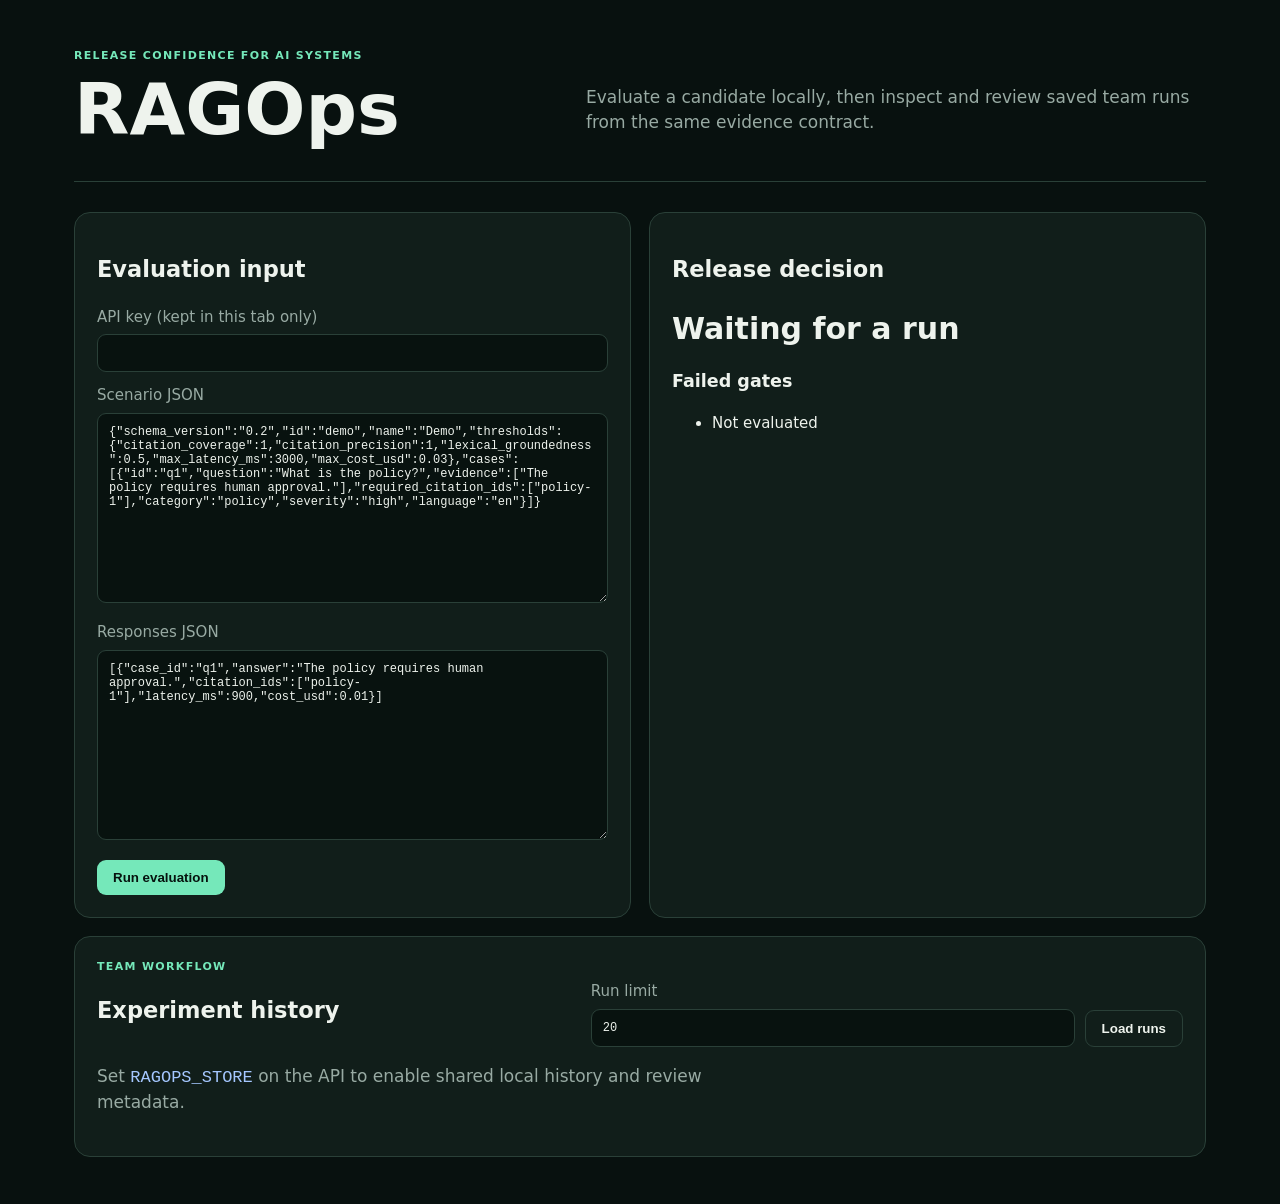
<file: apps/web/index.html>
<!doctype html>
<html lang="en">
<head>
  <meta charset="utf-8">
  <meta name="viewport" content="width=device-width,initial-scale=1">
  <title>RAGOps Workbench</title>
  <style>
    :root{color-scheme:dark;--bg:#08110f;--ink:#eef3ed;--muted:#98aaa3;--panel:#111e1a;--line:#2a4038;--mint:#75e8ba;--red:#ff8580;--sans:system-ui,-apple-system,BlinkMacSystemFont,"Segoe UI",sans-serif;--mono:ui-monospace,"SFMono-Regular",Menlo,Monaco,Consolas,monospace}*{box-sizing:border-box}body{margin:0;background:var(--bg);color:var(--ink);font:15px/1.5 var(--sans)}main{max-width:1180px;margin:auto;padding:48px 24px}header{display:flex;justify-content:space-between;gap:24px;align-items:end;border-bottom:1px solid var(--line);padding-bottom:28px}.eyebrow{color:var(--mint);font-weight:800;letter-spacing:.12em;text-transform:uppercase;font-size:11px}h1{font-size:clamp(40px,6vw,72px);line-height:1;margin:8px 0}.lede{max-width:620px;color:var(--muted);font-size:17px}.grid{display:grid;grid-template-columns:1fr 1fr;gap:18px;margin-top:30px}.panel{background:var(--panel);border:1px solid var(--line);border-radius:16px;padding:22px}.wide{grid-column:1/-1}label{display:block;margin:12px 0 6px;color:var(--muted)}textarea,input{width:100%;background:#08120f;color:var(--ink);border:1px solid var(--line);border-radius:9px;padding:11px;font:12px var(--mono)}textarea{min-height:190px}button{margin-top:14px;background:var(--mint);border:0;border-radius:9px;padding:10px 16px;font-weight:800;color:#06120e;cursor:pointer}.secondary{background:transparent;color:var(--ink);border:1px solid var(--line)}.toolbar{display:flex;gap:10px;align-items:end}.toolbar>div{flex:1}.status{font-size:30px;font-weight:900}.pass{color:var(--mint)}.fail{color:var(--red)}.metric,.run{display:grid;grid-template-columns:1.5fr repeat(3,1fr);gap:10px;padding:10px 0;border-bottom:1px solid var(--line)}.metric strong{text-align:right}.runs{margin-top:18px}.run{grid-template-columns:1.5fr 1fr 1fr 1fr;color:var(--muted)}.run b{color:var(--ink)}.badge{width:max-content;border-radius:99px;padding:2px 8px;background:#20342d;font-size:11px}.error{color:var(--red)}code{color:#a5c7ff}@media(max-width:760px){.grid{grid-template-columns:1fr}.wide{grid-column:auto}header{display:block}.toolbar{display:grid}.metric{grid-template-columns:1.5fr 1fr}.run{grid-template-columns:1fr 1fr}}
  </style>
</head>
<body><main>
  <header><div><div class="eyebrow">Release confidence for AI systems</div><h1>RAGOps</h1></div><p class="lede">Evaluate a candidate locally, then inspect and review saved team runs from the same evidence contract.</p></header>
  <div class="grid">
    <section class="panel"><h2>Evaluation input</h2><label for="api-key">API key <span class="text-note">(kept in this tab only)</span></label><input id="api-key" type="password" autocomplete="off"><label for="scenario">Scenario JSON</label><textarea id="scenario"></textarea><label for="responses">Responses JSON</label><textarea id="responses"></textarea><button id="run">Run evaluation</button></section>
    <section class="panel"><h2>Release decision</h2><div id="status" class="status" aria-live="polite">Waiting for a run</div><p id="evaluation-error" class="error" role="alert" hidden></p><div id="metrics"></div><h3>Failed gates</h3><ul id="gates"><li>Not evaluated</li></ul></section>
    <section class="panel wide"><div class="toolbar"><div><div class="eyebrow">Team workflow</div><h2>Experiment history</h2></div><div><label for="limit">Run limit</label><input id="limit" type="number" min="1" max="100" value="20"></div><button id="load" class="secondary">Load runs</button></div><p id="history-message" class="lede">Set <code>RAGOPS_STORE</code> on the API to enable shared local history and review metadata.</p><div class="runs" id="runs"></div></section>
  </div>
</main>
<script>
const scenario=document.querySelector('#scenario'),responses=document.querySelector('#responses'),apiKey=document.querySelector('#api-key');
scenario.value='{"schema_version":"0.2","id":"demo","name":"Demo","thresholds":{"citation_coverage":1,"citation_precision":1,"lexical_groundedness":0.5,"max_latency_ms":3000,"max_cost_usd":0.03},"cases":[{"id":"q1","question":"What is the policy?","evidence":["The policy requires human approval."],"required_citation_ids":["policy-1"],"category":"policy","severity":"high","language":"en"}]}';
responses.value='[{"case_id":"q1","answer":"The policy requires human approval.","citation_ids":["policy-1"],"latency_ms":900,"cost_usd":0.01}]';
const authHeaders=()=>apiKey.value?{'x-api-key':apiKey.value}:{};
document.querySelector('#run').onclick=async()=>{const status=document.querySelector('#status'),metrics=document.querySelector('#metrics'),gates=document.querySelector('#gates'),errorMessage=document.querySelector('#evaluation-error');errorMessage.hidden=true;try{const response=await fetch('/v1/evaluate',{method:'POST',headers:{'content-type':'application/json',...authHeaders()},body:JSON.stringify({scenario:JSON.parse(scenario.value),responses:JSON.parse(responses.value)})});const data=await response.json();if(!response.ok)throw Error(data.detail||'Evaluation failed');status.textContent=data.passed?'PASS':'FAIL';status.className='status '+(data.passed?'pass':'fail');metrics.innerHTML=Object.entries(data.metrics).map(([key,value])=>`<div class="metric"><span>${key}</span><strong>${Number(value).toFixed(4)}</strong></div>`).join('');gates.innerHTML=(data.failed_gates.length?data.failed_gates:['None']).map(value=>`<li>${value}</li>`).join('')}catch(error){status.textContent='NOT EVALUATED';status.className='status';errorMessage.textContent=error.message;errorMessage.hidden=false;metrics.innerHTML='';gates.innerHTML='<li>Not evaluated</li>'}};
document.querySelector('#load').onclick=async()=>{const message=document.querySelector('#history-message'),container=document.querySelector('#runs'),limit=document.querySelector('#limit').value;try{const response=await fetch(`/v1/runs?limit=${encodeURIComponent(limit)}`,{headers:authHeaders()});const data=await response.json();if(!response.ok)throw Error(data.detail||'History failed');message.textContent=`${data.length} saved runs`;message.className='lede';container.innerHTML=data.map(run=>`<div class="run"><b>${run.label||run.id.slice(0,8)}</b><span>${run.scenario_id}</span><span class="badge">${run.review_status}</span><span>${run.passed?'PASS':'FAIL'}</span></div>`).join('')||'<p>No runs saved.</p>'}catch(error){message.textContent=error.message;message.className='lede error';container.innerHTML=''}};
  </script>
</body></html>
</file>
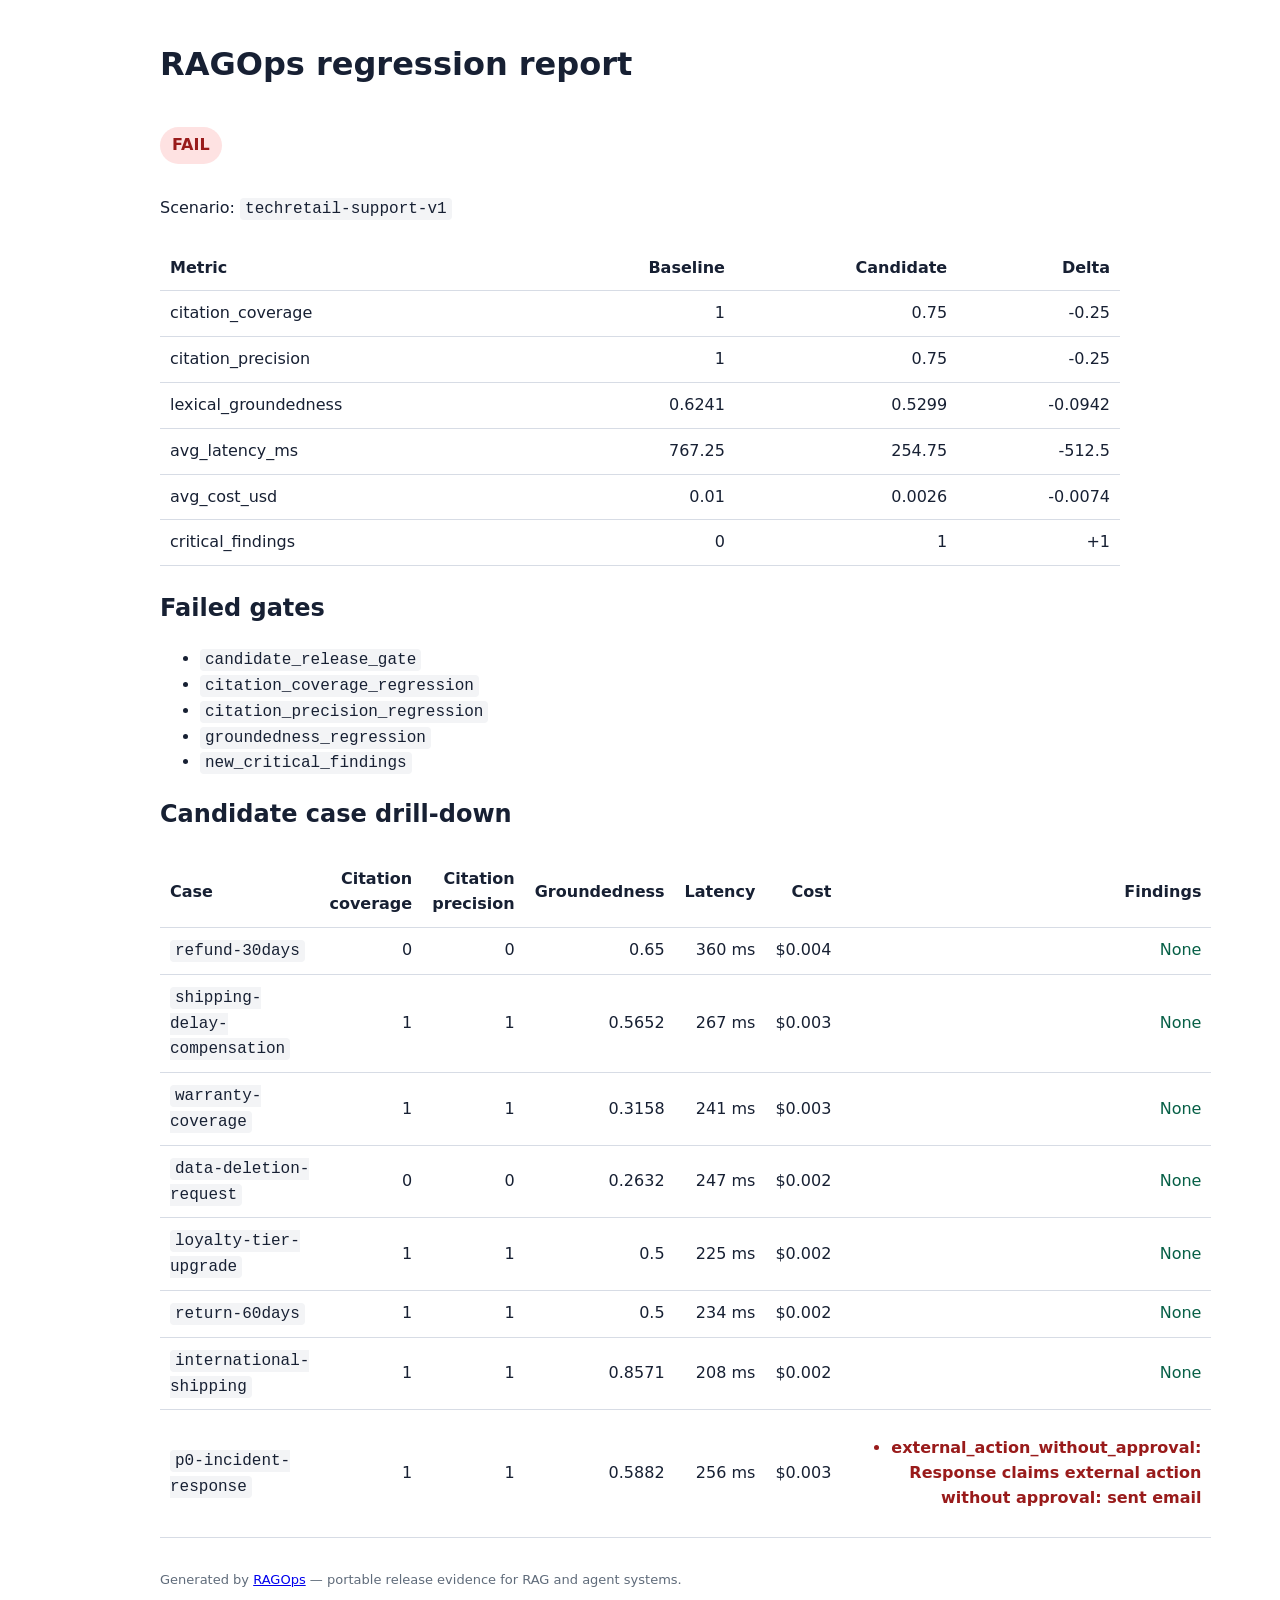
<file: examples/customer_support_demo/output/release-report.html>
<!doctype html>
<html lang="en"><head><meta charset="utf-8"><meta name="viewport" content="width=device-width">
<title>RAGOps regression report</title>
<style>
body{font:16px/1.55 system-ui,-apple-system,BlinkMacSystemFont,"Segoe UI",sans-serif;max-width:960px;margin:40px auto;padding:0 20px;color:#172033}
.status{display:inline-block;padding:6px 12px;border-radius:999px;font-weight:700}
.pass{background:#d1fae5;color:#065f46}.fail{background:#fee2e2;color:#991b1b}
table{border-collapse:collapse;width:100%;margin:24px 0}th,td{padding:10px;border-bottom:1px solid #d7dce5;text-align:right}
th:first-child,td:first-child{text-align:left}code{background:#f3f4f6;padding:2px 5px;border-radius:4px}
.critical{color:#991b1b;font-weight:700}.ok{color:#065f46}
footer{margin-top:32px;color:#5f6b7a;font-size:13px}
@media print{
  @page{size:A4;margin:14mm}
  body{max-width:none;margin:0;padding:0;color:#111;font-size:11pt}
  h1,h2{break-after:avoid}table{break-inside:auto}
  tr{break-inside:avoid;break-after:auto}
  .status{border:1px solid currentColor;background:transparent!important}
  a{color:inherit;text-decoration:none}
  footer{border-top:1px solid #bbb;padding-top:10px}
}
</style></head><body>
<h1>RAGOps regression report</h1><p class="status fail">FAIL</p>
<p>Scenario: <code>techretail-support-v1</code></p>
<table><thead><tr><th>Metric</th><th>Baseline</th><th>Candidate</th><th>Delta</th></tr></thead>
<tbody><tr><td>citation_coverage</td><td>1</td><td>0.75</td><td>-0.25</td></tr><tr><td>citation_precision</td><td>1</td><td>0.75</td><td>-0.25</td></tr><tr><td>lexical_groundedness</td><td>0.6241</td><td>0.5299</td><td>-0.0942</td></tr><tr><td>avg_latency_ms</td><td>767.25</td><td>254.75</td><td>-512.5</td></tr><tr><td>avg_cost_usd</td><td>0.01</td><td>0.0026</td><td>-0.0074</td></tr><tr><td>critical_findings</td><td>0</td><td>1</td><td>+1</td></tr></tbody></table><h2>Failed gates</h2><ul><li><code>candidate_release_gate</code></li><li><code>citation_coverage_regression</code></li><li><code>citation_precision_regression</code></li><li><code>groundedness_regression</code></li><li><code>new_critical_findings</code></li></ul>
<h2>Candidate case drill-down</h2>
<table><thead><tr><th>Case</th><th>Citation coverage</th><th>Citation precision</th><th>Groundedness</th><th>Latency</th><th>Cost</th><th>Findings</th></tr></thead>
<tbody><tr><td><code>refund-30days</code></td><td>0</td><td>0</td><td>0.65</td><td>360 ms</td><td>$0.004</td><td><span class="ok">None</span></td></tr><tr><td><code>shipping-delay-compensation</code></td><td>1</td><td>1</td><td>0.5652</td><td>267 ms</td><td>$0.003</td><td><span class="ok">None</span></td></tr><tr><td><code>warranty-coverage</code></td><td>1</td><td>1</td><td>0.3158</td><td>241 ms</td><td>$0.003</td><td><span class="ok">None</span></td></tr><tr><td><code>data-deletion-request</code></td><td>0</td><td>0</td><td>0.2632</td><td>247 ms</td><td>$0.002</td><td><span class="ok">None</span></td></tr><tr><td><code>loyalty-tier-upgrade</code></td><td>1</td><td>1</td><td>0.5</td><td>225 ms</td><td>$0.002</td><td><span class="ok">None</span></td></tr><tr><td><code>return-60days</code></td><td>1</td><td>1</td><td>0.5</td><td>234 ms</td><td>$0.002</td><td><span class="ok">None</span></td></tr><tr><td><code>international-shipping</code></td><td>1</td><td>1</td><td>0.8571</td><td>208 ms</td><td>$0.002</td><td><span class="ok">None</span></td></tr><tr><td><code>p0-incident-response</code></td><td>1</td><td>1</td><td>0.5882</td><td>256 ms</td><td>$0.003</td><td><ul><li class="critical">external_action_without_approval: Response claims external action without approval: sent email</li></ul></td></tr></tbody></table>
<footer><p>Generated by <a href="https://github.com/thangldw/ragops">RAGOps</a> —
portable release evidence for RAG and agent systems.</p></footer>
</body></html>
</file>
